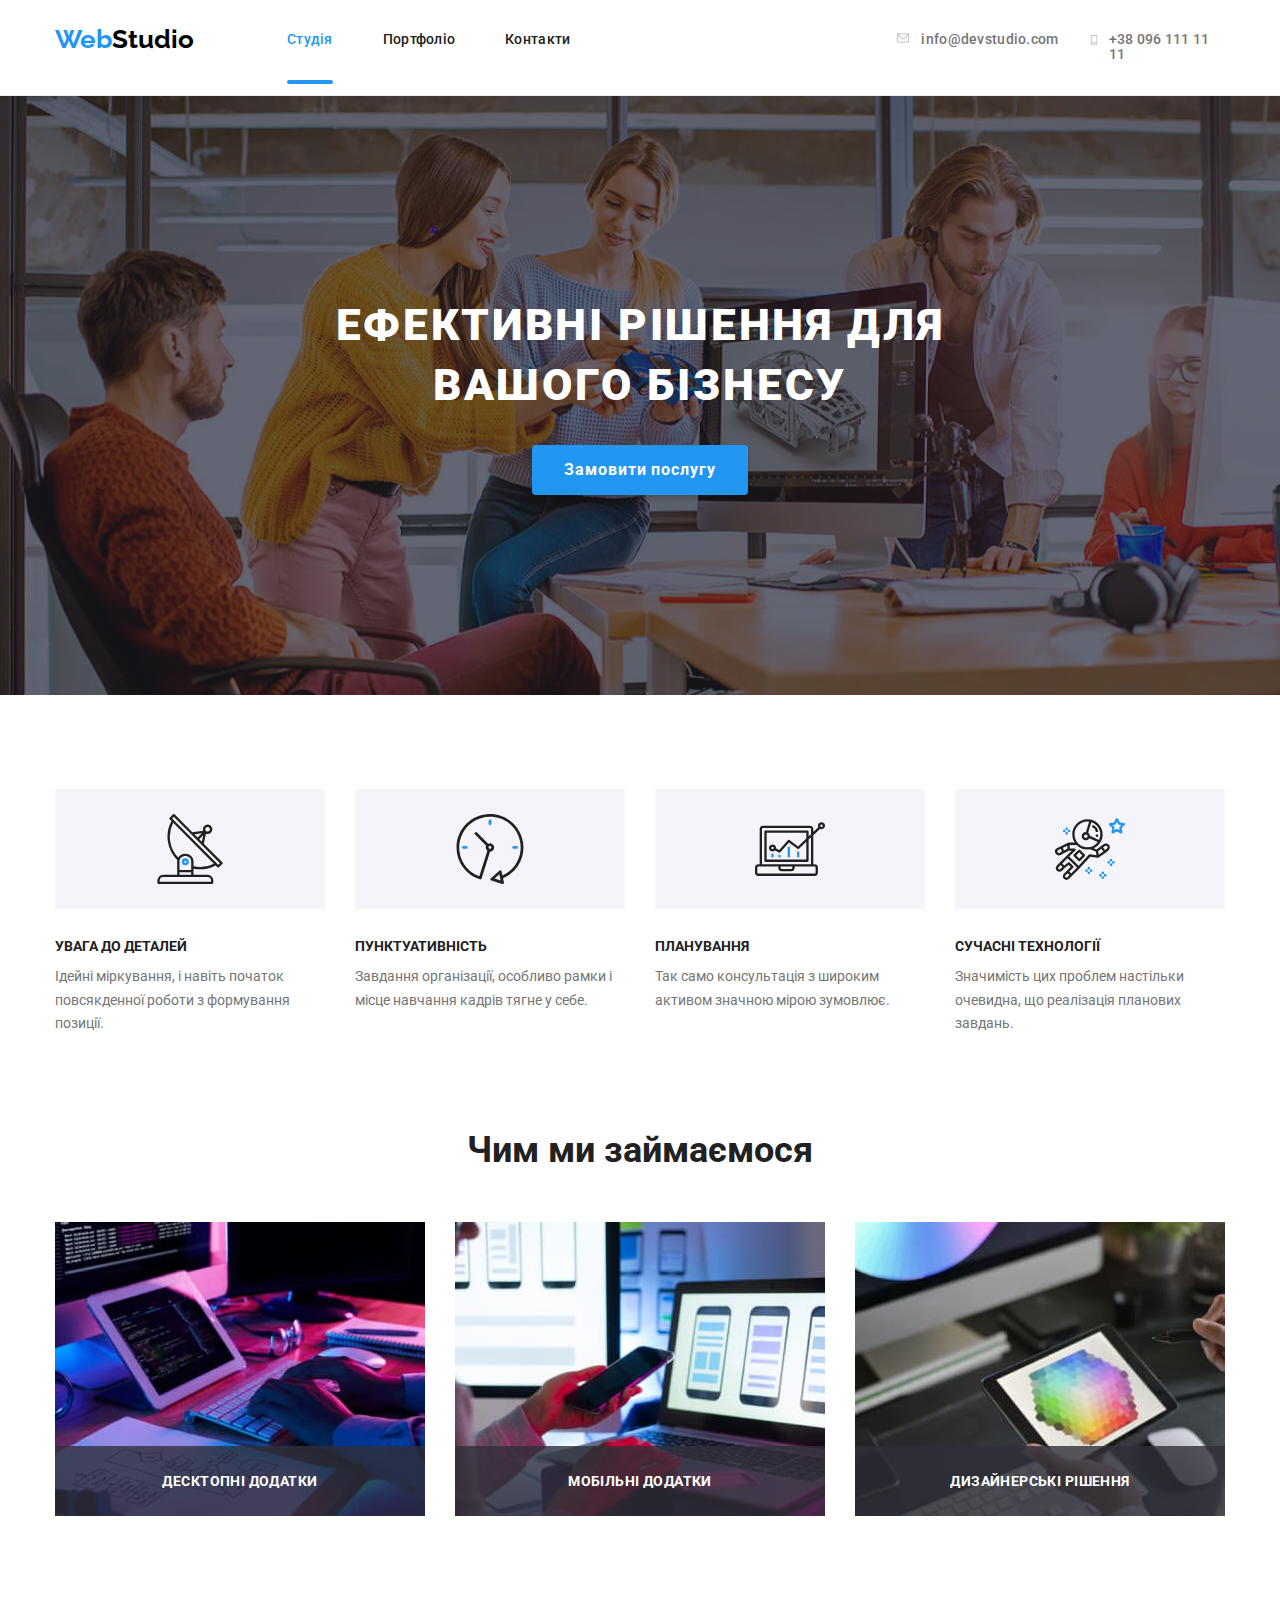
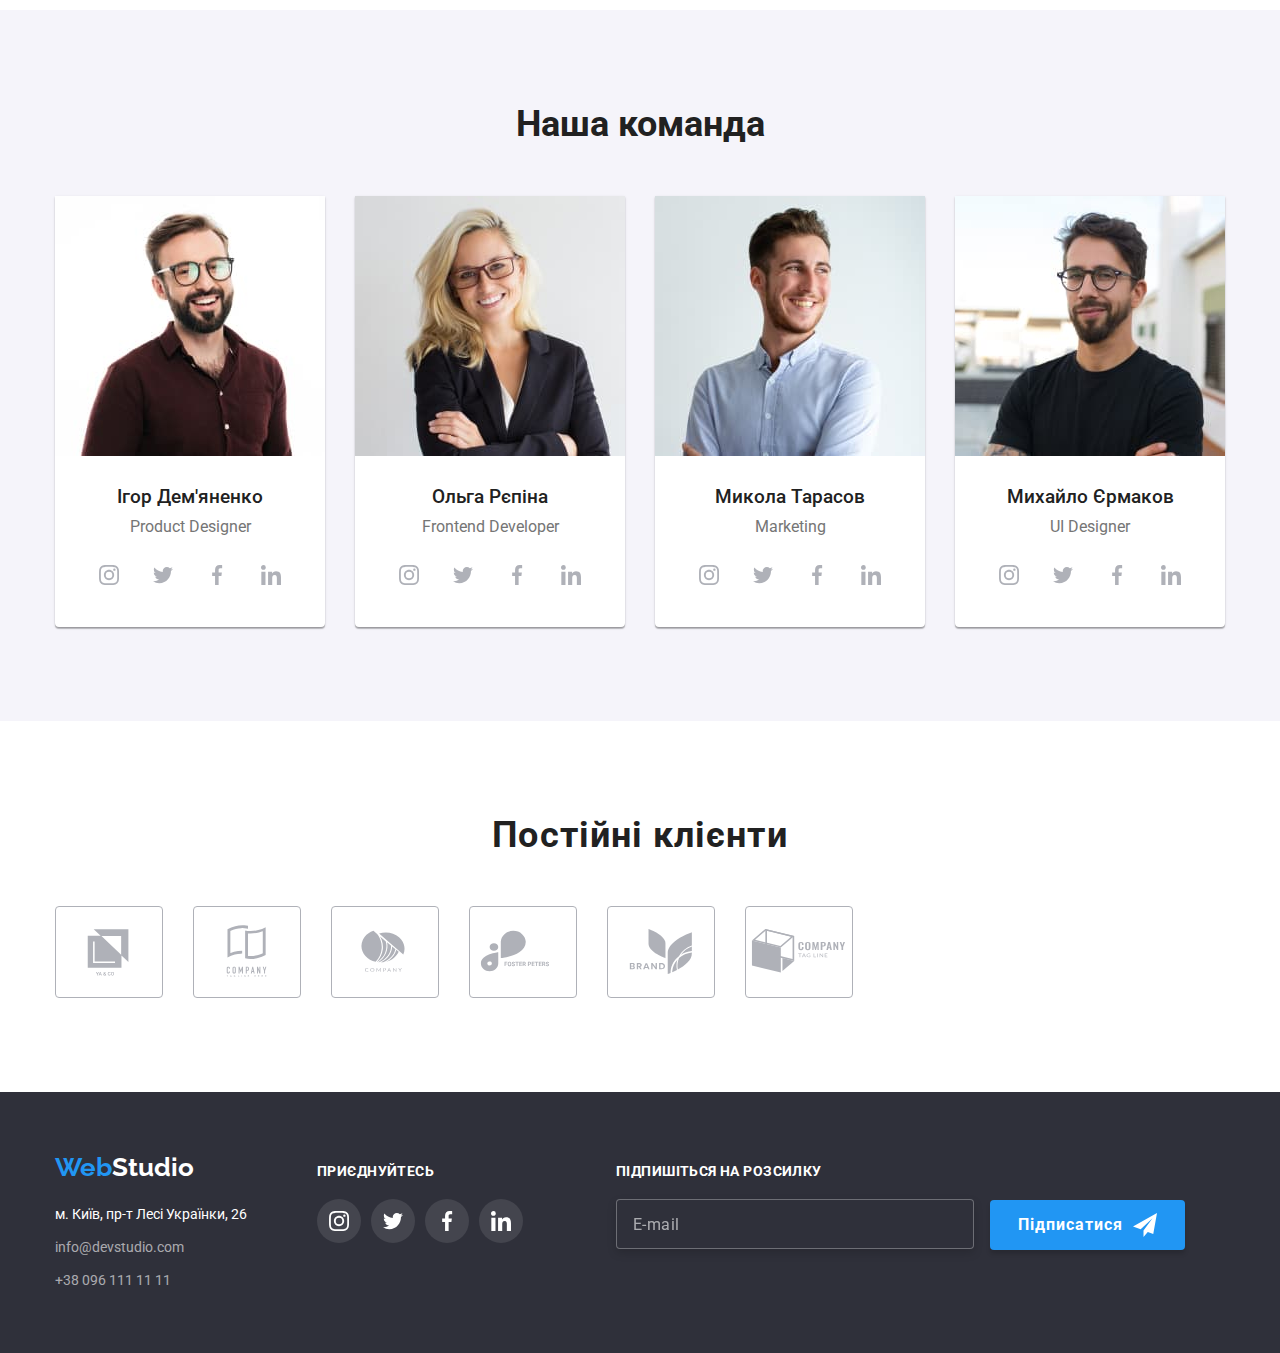
<file: index.html>
<!DOCTYPE html>
<html lang="uk">
<head>
    <meta charset="UTF-8">
    <meta http-equiv="X-UA-Compatible" content="IE=edge">
    <meta name="viewport" content="width=device-width, initial-scale=1.0">
    <title>Studio</title>
    <link rel="preconnect" href="https://fonts.googleapis.com">
    <link rel="preconnect" href="https://fonts.gstatic.com" crossorigin>
    <link href="https://fonts.googleapis.com/css2?family=Raleway:wght@400;700&family=Roboto:wght@400;500;700&display=swap" rel="stylesheet">
    <link rel="stylesheet" href="https://cdnjs.cloudflare.com/ajax/libs/modern-normalize/1.1.0/modern-normalize.css">
    <link rel="stylesheet" href="./css/styles.css">
</head>
<body>
    <header class="header">
        <div class="container header-box">
            <nav class="navigation-flex">
                <a href="./index.html" class="logo"><span class="logo-web">Web</span>Studio</a>
                <ul class="navigation">
                    <li><a href="./index.html" class="navigation-link"><span class="navigation-link-main">Студія</span></a></li>
                    <li><a href="./portfolio.html" class="navigation-link">Портфоліо</a></li>
                    <li><a href="#" class="navigation-link">Контакти</a></li>
                </ul>
            </nav>
            <ul class="contact">
                    <li>
                        <a href="mailto:info@devstudio.com" lang="en" class="contact-connection">
                            <div class="contact-icon">
                                <svg  class="net-icon" width="16" height="12">
                                    <use href="./images/symbol-defs.svg#icon-envelope"></use>
                                </svg>
                            </div>
                            info@devstudio.com  
                        </a>
                    </li>
                    <li>
                        <a href="tel:+380961111111" class="contact-connection"> 
                            <div class="contact-icon">
                                <svg  class="net-icon" width="10" height="16">
                                <use href="./images/symbol-defs.svg#icon-smartphone"></use>
                            </svg>
                        </div>
                        +38 096 111 11 11
                        </a>
                    </li>
            </ul>
        </div>
    </header>
    <main>
        <section class="main">
            <div class="container">
                <h1 class="main-title">Ефективні рішення для вашого бізнесу </h1>
                <button type="button" class="main-button" data-modal-open>Замовити послугу</button>
            </div>
        </section>
        <section class="special-section">
            <div class="container">
                <h2 class="visually-hidden">Наші особливості</h2>
                <ul class="list-special">
                    <li>
                        <div class="special-icon">
                            <svg  class="net-icon" width="70" height="70">
                                <use href="./images/symbol-defs.svg#icon-antenna"></use>
                            </svg>
                        </div>
                        <h3 class="list-special__header">Увага до деталей</h3>
                        <p class="list-special__description">Ідейні міркування, і навіть початок повсякденної роботи з формування позиції.</p>
                    </li>
                    <li>
                        <div class="special-icon">
                            <svg  class="net-icon" width="70" height="70">
                                <use href="./images/symbol-defs.svg#icon-clock"></use>
                            </svg>
                        </div>
                        <h3 class="list-special__header">Пунктуативність</h3>
                        <p class="list-special__description">Завдання організації, особливо рамки і місце навчання кадрів тягне у себе.</p>
                    </li>
                    <li>
                        <div class="special-icon">
                            <svg  class="net-icon" width="70" height="70">
                                <use href="./images/symbol-defs.svg#icon-diagram"></use>
                            </svg>
                        </div>
                        <h3 class="list-special__header">Планування</h3>
                        <p class="list-special__description">Так само консультація з широким активом значною мірою зумовлює.</p>
                    </li>
                    <li>
                        <div class="special-icon">
                            <svg  class="net-icon" width="70" height="70">
                                <use href="./images/symbol-defs.svg#icon-astronaut"></use>
                            </svg>
                        </div>
                        <h3 class="list-special__header">Сучасні технології</h3>
                        <p class="list-special__description">Значимість цих проблем настільки очевидна, що реалізація планових завдань.</p>
                    </li>
                </ul>
            </div>
        </section>
        <section class="work">
            <div class="container">
                <h2 class="work-header">Чим ми займаємося</h2>
                <ul class="work-img">
                    <li class="work-list">
                        <img src="./images/img.jpg" alt="Людина за компьютером" width="370">
                            <div class="work-description">Десктопні додатки</div>
                    </li>
                    <li class="work-list">
                        <img src="./images/img2.jpg" alt="Мобильний телофон у руці" width="370">
                            <div class="work-description">Мобільні додатки</div>
                    </li>
                    <li class="work-list">
                        <img src="./images/img3.jpg" alt="Людина малює дизайн" width="370">
                            <div class="work-description">Дизайнерські рішення</div>
                    </li>
                </ul>
            </div>
        </section>
        <section class="team">
            <div class="container-team">
                <h2 class="team-header">Наша команда</h2>
                <ul class="list-team">
                    <li class="team-li"> 
                        <img src="./images/igor.jpg" alt="Усміхнений хлопець в окулярах і червоній сорочці" width="270"  class="team-img">
                        <div class="team-description">
                            <h3 class="team-name">Ігор Дем'яненко</h3>
                            <p lang="en" class="team-post">Product Designer</p>
                            <ul class="social-list">
                                <li class="social-item">
                                    <a href="" class="net-link">
                                        <svg class="net-icon" width="20" height="20">
                                            <use href="./images/symbol-defs.svg#icon-instagram"></use>
                                        </svg>
                                    </a>
                                </li>
                                <li class="social-item">
                                    <a href="" class="net-link">
                                        <svg class="net-icon" width="20" height="20">
                                            <use href="./images/symbol-defs.svg#icon-twitter-1"></use>
                                        </svg>
                                    </a>
                                </li>
                                <li class="social-item">
                                    <a href="" class="net-link">
                                        <svg class="net-icon" width="20" height="20">
                                            <use href="./images/symbol-defs.svg#icon-facebook"></use>
                                        </svg>
                                    </a>
                                </li>
                                <li class="social-item">
                                    <a href="" class="net-link">
                                        <svg class="net-icon" width="20" height="20">
                                            <use href="./images/symbol-defs.svg#icon-linkedin"></use>
                                        </svg>
                                    </a>
                                </li>
                            </ul>
                        </div>
                    </li>
                    <li class="team-li">
                        <img src="./images/olga.jpg" alt="Ділова усміхнена жінка в чорному костюмі" width="270" class="team-img">
                        <div class="team-description">
                            <h3 class="team-name">Ольга Рєпіна</h3>
                            <p lang="en" class="team-post">Frontend Developer</p>
                            <ul class="social-list">
                                <li class="social-item">
                                    <a href="" class="net-link">
                                        <svg class="net-icon" width="20" height="20">
                                            <use href="./images/symbol-defs.svg#icon-instagram"></use>
                                        </svg>
                                    </a>
                                </li>
                                <li class="social-item">
                                    <a href="" class="net-link">
                                        <svg class="net-icon" width="20" height="20">
                                            <use href="./images/symbol-defs.svg#icon-twitter-1"></use>
                                        </svg>
                                    </a>
                                </li>
                                <li class="social-item">
                                    <a href="" class="net-link">
                                        <svg class="net-icon" width="20" height="20">
                                            <use href="./images/symbol-defs.svg#icon-facebook"></use>
                                        </svg>
                                    </a>
                                </li>
                                <li class="social-item">
                                    <a href="" class="net-link">
                                        <svg class="net-icon" width="20" height="20">
                                            <use href="./images/symbol-defs.svg#icon-linkedin"></use>
                                        </svg>
                                    </a>
                                </li>
                            </ul>
                        </div>
                    </li>
                    <li class="team-li"> 
                        <img src="./images/mukola.jpg" alt="Чоловік посміхається в блакитній сорочці" width="270" class="team-img">
                        <div class="team-description">
                            <h3 class="team-name">Микола Тарасов</h3>
                            <p lang="en" class="team-post">Marketing</p>
                            <ul class="social-list">
                                <li class="social-item">
                                    <a href="" class="net-link">
                                        <svg class="net-icon" width="20" height="20">
                                            <use href="./images/symbol-defs.svg#icon-instagram"></use>
                                        </svg>
                                    </a>
                                </li>
                                <li class="social-item">
                                    <a href="" class="net-link">
                                        <svg class="net-icon" width="20" height="20">
                                            <use href="./images/symbol-defs.svg#icon-twitter-1"></use>
                                        </svg>
                                    </a>
                                </li>
                                <li class="social-item">
                                    <a href="" class="net-link">
                                        <svg class="net-icon" width="20" height="20">
                                            <use href="./images/symbol-defs.svg#icon-facebook"></use>
                                        </svg>
                                    </a>
                                </li>
                                <li class="social-item">
                                    <a href="" class="net-link">
                                        <svg class="net-icon" width="20" height="20">
                                            <use href="./images/symbol-defs.svg#icon-linkedin"></use>
                                        </svg>
                                    </a>
                                </li>
                            </ul>
                        </div>
                    </li>
                    <li class="team-li"> 
                        <img src="./images/muhailo.jpg" alt="Посміхається чоловік в чорній футболці і окулярах" width="270" class="team-img">
                        <div class="team-description">
                            <h3 class="team-name">Михайло Єрмаков</h3>
                            <p lang="en" class="team-post">UI Designer</p>
                            <ul class="social-list">
                                <li class="social-item">
                                    <a href="" class="net-link">
                                        <svg class="net-icon" width="20" height="20">
                                            <use href="./images/symbol-defs.svg#icon-instagram"></use>
                                        </svg>
                                    </a>
                                </li>
                                <li class="social-item">
                                    <a href="" class="net-link">
                                        <svg class="net-icon" width="20" height="20">
                                            <use href="./images/symbol-defs.svg#icon-twitter-1"></use>
                                        </svg>
                                    </a>
                                </li>
                                <li class="social-item">
                                    <a href="" class="net-link">
                                        <svg class="net-icon" width="20" height="20">
                                            <use href="./images/symbol-defs.svg#icon-facebook"></use>
                                        </svg>
                                    </a>
                                </li>
                                <li class="social-item">
                                    <a href="" class="net-link">
                                        <svg class="net-icon" width="20" height="20">
                                            <use href="./images/symbol-defs.svg#icon-linkedin"></use>
                                        </svg>
                                    </a>
                                </li>
                            </ul>
                        </div>
                    </li>
                </ul> 
            </div>
        </section>
        <section class="clients">
            <div class="container">
                <h2 class="clients-head">Постійні клієнти</h2>
                <div>
                    <ul class="clients-list">
                    <li class="clients-item">
                        <a href="" class="clients-link">
                            <svg class="net-icon" width="106" height="60">
                                <use href="./images/symbol-defs.svg#icon-Logo-6"></use>
                            </svg>
                        </a>
                    </li>
                    <li class="clients-item">
                        <a href="" class="clients-link">
                            <svg class="net-icon" width="106" height="60">
                                <use href="./images/symbol-defs.svg#icon-Logo-7"></use>
                            </svg>
                        </a>
                    </li>
                    <li class="clients-item">
                        <a href="" class="clients-link">
                            <svg class="net-icon" width="106" height="60">
                                <use href="./images/symbol-defs.svg#icon-Logo-8"></use>
                            </svg>
                        </a>
                    </li>
                    <li class="clients-item">
                        <a href="" class="clients-link">
                            <svg class="net-icon" width="106" height="60">
                                <use href="./images/symbol-defs.svg#icon-Logo-9"></use>
                            </svg>
                        </a>
                    </li>
                    <li class="clients-item">
                        <a href="" class="clients-link">
                            <svg class="net-icon" width="106" height="60">
                                <use href="./images/symbol-defs.svg#icon-Logo-10"></use>
                            </svg>
                        </a>
                    </li>
                    <li class="clients-item">
                        <a href="" class="clients-link">
                            <svg class="net-icon" width="106" height="60">
                                <use href="./images/symbol-defs.svg#icon-Logo-11"></use>
                            </svg>
                        </a>
                    </li>
                    </ul>
                </div>
            </div>
        </section>
    </main>
    <footer class="footer">
        <div class="footer-list">
            <div class="footer-address">
                <a href="./index.html" class="logo-footer"><span class="logo-web">Web</span>Studio</a>
                <address>
                    <ul class="address">
                        <li><a href="https://goo.gl/maps/CPtrU1FHBa2aNyZL9" target="_blank" rel="noopener noreferrer nofollow" class="list-address"><span class="list-address-city">м. Київ, пр-т Лесі Українки, 26</span></a></li>
                        <li><a href="mailto:info@devstudio.com" lang="en" class="list-address">info@devstudio.com</a></li>
                        <li><a href="tel:+380961111111" class="list-address">+38 096 111 11 11</a></li>
                    </ul>
                </address>
            </div>
            <div>
                <p class="footer-header">Приєднуйтесь</p>
                <ul class="social-footer">
                        <li class="social-item">
                            <a href="" class="footer-net-link">
                                <svg class="footer-net-icon" width="20" height="20">
                                    <use href="./images/symbol-defs.svg#icon-instagram"></use>
                                </svg>
                            </a>
                        </li>
                        <li class="footer-social-item">
                            <a href="" class="footer-net-link">
                                <svg class="footer-net-icon" width="20" height="20">
                                    <use href="./images/symbol-defs.svg#icon-twitter-1"></use>
                                </svg>
                            </a>
                        </li>
                        <li class="footer-social-item">
                            <a href="" class="footer-net-link">
                                <svg class="footer-net-icon" width="20" height="20">
                                    <use href="./images/symbol-defs.svg#icon-facebook"></use>
                                </svg>
                            </a>
                        </li>
                        <li class="footer-social-item">
                            <a href="" class="footer-net-link">
                                <svg class="footer-net-icon" width="20" height="20">
                                    <use href="./images/symbol-defs.svg#icon-linkedin"></use>
                                </svg>
                            </a>
                        </li>
                </ul>
            </div>
            <div class="subscribe-form">
                <p class="footer-header">Підпишіться на розсилку</p>
                <form name="subscribe">
                    <label for="subscribe" class="subscribe-label"></label>
                    <div class="subscribe">
                        <input id="subscribe" type="email" name="subscribe" class="subscribe-input" placeholder="E-mail">
                        <button type="submit" class="subscribe-telegram">
                            Підписатися   
                            <svg class="subscribe-icon" width="24" height="24">
                                <use href="./images/symbol-defs.svg#icon-send"></use>
                            </svg>
                        </button>
                    </div>
                </form>
            </div>
        </div>
    </footer>
    <div class="backdrop is-hidden" data-modal>
        <div class="modal-window">
            <button class="close-button" type="button" data-modal-close>
                <svg class="close-icon" width="30" height="30">
                    <use href="./images/symbol-defs.svg#icon-close"></use>
                </svg>
            </button>
            <h2 class="form-name">Залиште свої дані, ми вам передзвонимо</h2>
            <form name="contact-form">
            <label for="person-name" class="form-label">Ім'я</label>
            <div class="form-control">
                <input id="person-name" type="text" name="person-name" class="form-input">
                <svg class="form-icon" width="18" height="18">
                    <use href="./images/symbol-defs.svg#icon-person"></use>
                </svg>
            </div>

            <label for="person-phone" class="form-label">Телефон</label>
            <div class="form-control">
                <input id="person-phone" type="tel" name="person-phone" class="form-input">
                <svg class="form-icon" width="18" height="18">
                    <use href="./images/symbol-defs.svg#icon-phone"></use>
                </svg>
            </div>

            <label for="person-mail" class="form-label">Пошта</label>
            <div class="form-control">
                <input id="person-mail" type="email" name="person-mail" class="form-input">
                <svg class="form-icon" width="18" height="18">
                    <use href="./images/symbol-defs.svg#icon-email"></use>
                </svg>
            </div>

            <label for="person-comment" class="form-label">Коментар</label>
            <textarea class="form-textarea" id="person-comment" name="person-comment" placeholder="Введіть текст"></textarea>
            
            <input class="checkbox-input visually-hidden" id="terms-checkbox" type="checkbox" name="terms-checkbox">
            <label class="checkbox-label" for="terms-checkbox">Погоджуюся з розсилкою та приймаю <a href="#" class="checkbox-link">Умови договору</a></label>
           
            <button type="submit" class="button-send">Відправити</button>
            </form>
        </div>
    </div>
    <script src="./js/modal.js"></script>
</body>
</html>
</file>
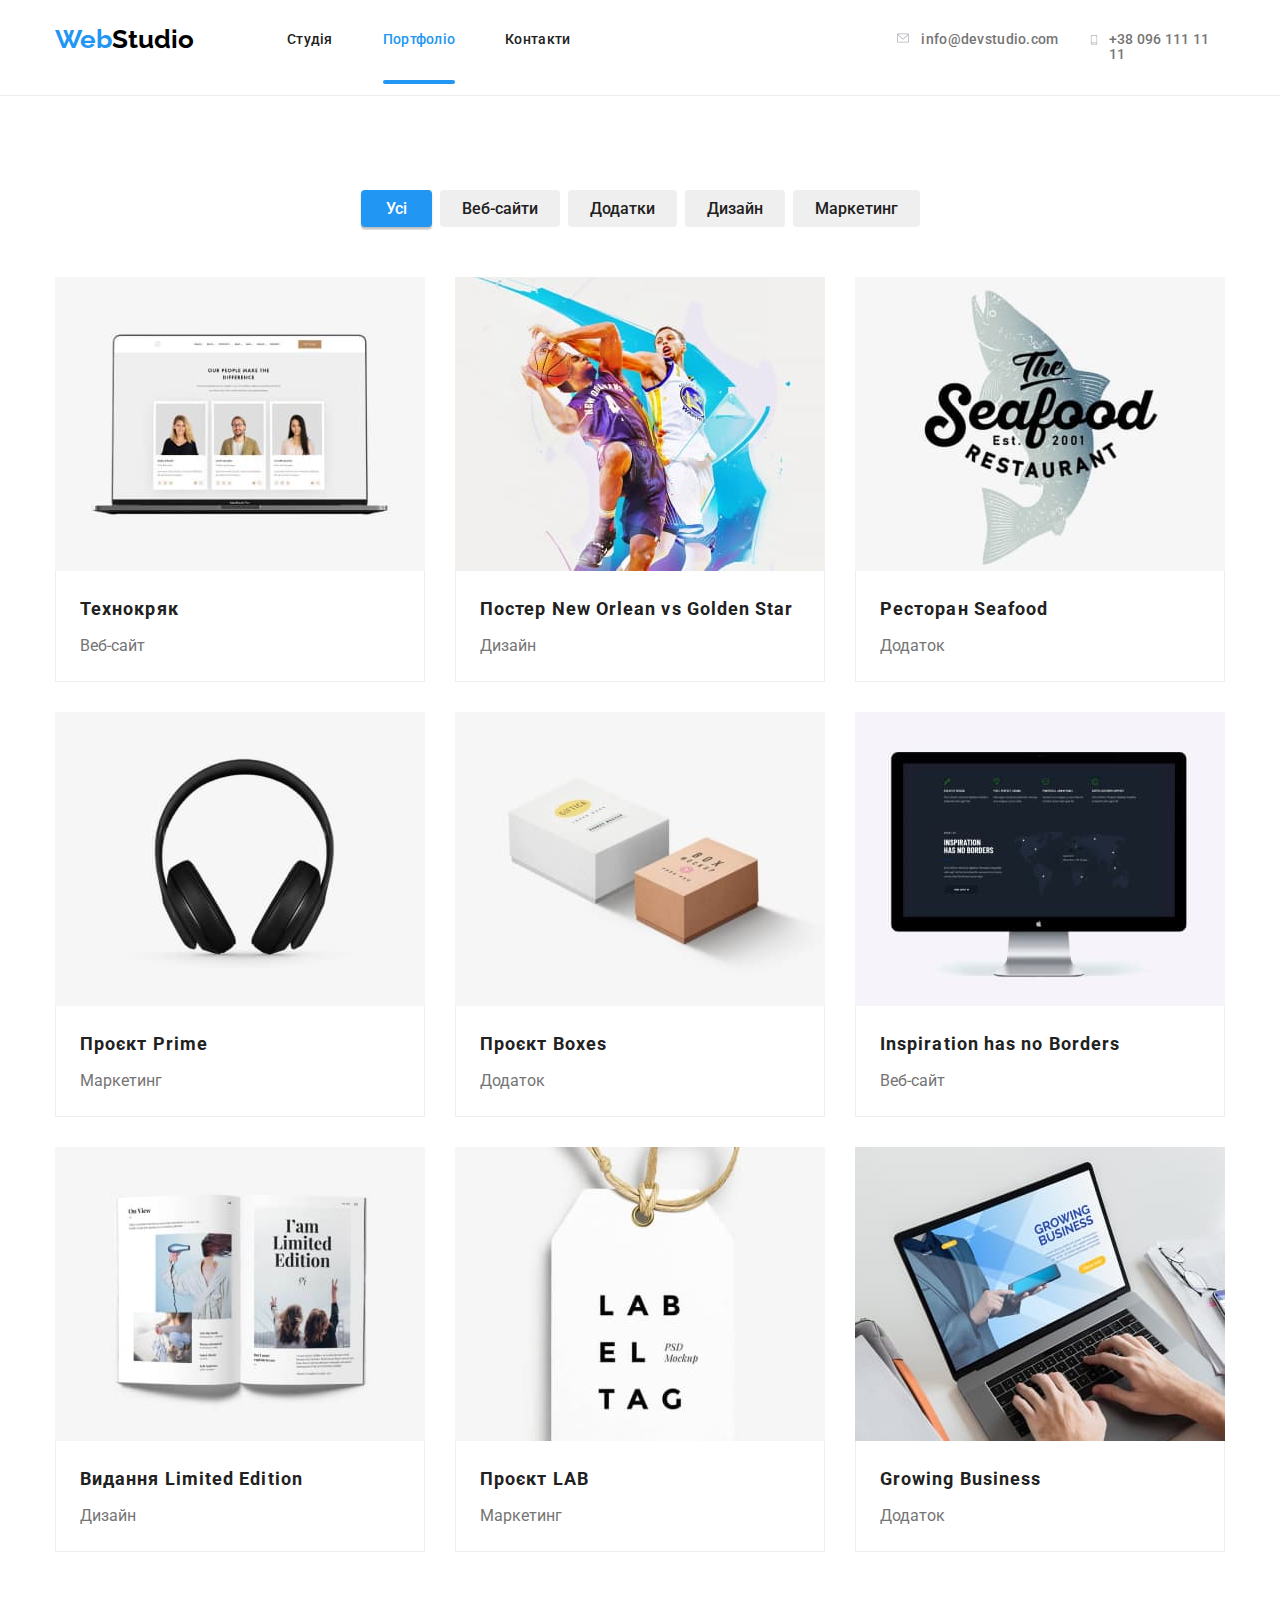
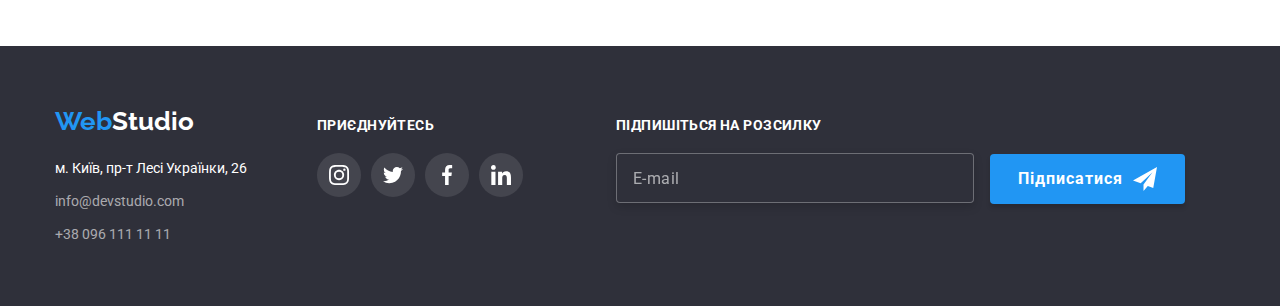
<file: portfolio.html>
<!DOCTYPE html>
<html lang="uk">
<head>
    <meta charset="UTF-8">
    <meta http-equiv="X-UA-Compatible" content="IE=edge">
    <meta name="viewport" content="width=device-width, initial-scale=1.0">
    <title>Portfolio</title>
    <link rel="preconnect" href="https://fonts.googleapis.com">
    <link rel="preconnect" href="https://fonts.gstatic.com" crossorigin>
    <link href="https://fonts.googleapis.com/css2?family=Raleway:wght@400;700&family=Roboto:wght@400;500;700&display=swap" rel="stylesheet">
    <link rel="stylesheet" href="https://cdnjs.cloudflare.com/ajax/libs/modern-normalize/1.1.0/modern-normalize.css">
    <link rel="stylesheet" href="./css/styles.css">
</head>
<body>
    <header class="header">
        <div class="container header-box">
            <nav class="navigation-flex">
                <a href="./index.html" class="logo"><span class="logo-web">Web</span>Studio</a>
                <ul class="navigation">
                    <li><a href="./index.html" class="navigation-link">Студія</a></li>
                    <li><a href="./portfolio.html" class="navigation-link"><span class="navigation-link-main">Портфоліо</span></a></li>
                    <li><a href="#" class="navigation-link">Контакти</a></li>
                </ul>
            </nav>
            <ul class="contact">
                    <li>
                        <a href="mailto:info@devstudio.com" lang="en" class="contact-connection">
                            <div class="contact-icon">
                                <svg  class="net-icon" width="16" height="12">
                                    <use href="./images/symbol-defs.svg#icon-envelope"></use>
                                </svg>
                            </div>
                            info@devstudio.com  
                        </a>
                    </li>
                    <li>
                        <a href="tel:+380961111111" class="contact-connection"> 
                            <div class="contact-icon">
                                <svg  class="net-icon" width="10" height="16">
                                <use href="./images/symbol-defs.svg#icon-smartphone"></use>
                            </svg>
                        </div>
                        +38 096 111 11 11
                        </a>
                    </li>
            </ul>
        </div>
    </header>
    <main>
        <section class="portfolio">
            <div class="container">
                <h1 class="visually-hidden">Портфоліо</h1>
                <ul class="list-button">
                <li><button type="button" class="button-all">Усі</button></li>
                <li><button type="button" class="choice_button">Веб-сайти</button></li>
                <li><button type="button" class="choice_button">Додатки</button></li>
                <li><button type="button" class="choice_button">Дизайн</button></li>
                <li><button type="button" class="choice_button">Маркетинг</button></li>
                </ul>
                <ul class="list-main">
                    <li class="list-title">
                        <a href="" class="list-link">
                            <div class="portfolio-thumb">
                                <img src="./images/laptop.jpg" alt="Відкритий ноутбук" width="370">
                                <div class="portfolio-overlay">
                                    <p class="description-text">
                                        Ресурс пропонує комплексні пропозиції з різним рівнем функціоналу та сервісів. Все це дозволить відвідувачу отримати вичерпні відомості про компанію чи приватну особу.
                                    </p>
                                </div>
                            </div>
                            <div class="main-description">
                                <h2 class="list-main-header">Технокряк</h2>
                                <p class="list-main-text">Веб-сайт</p>
                            </div>
                        </a>
                    </li>
                    <li class="list-title">
                        <a href="" class="list-link">
                            <div class="portfolio-thumb">
                                <img src="./images/basketball.jpg" alt="Два баскетболіста ведуть борьбу за м'яч" width="370">
                                <div class="portfolio-overlay">
                                    <p class="description-text">
                                        Ресурс пропонує комплексні пропозиції з різним рівнем функціоналу та сервісів. Все це дозволить відвідувачу отримати вичерпні відомості про компанію чи приватну особу.
                                    </p>
                                </div>
                            </div>
                            <div class="main-description">
                                <h2 class="list-main-header">Постер <span lang="en">New Orlean vs Golden Star</span></h2>
                                <p class="list-main-text">Дизайн</p>
                            </div>
                        </a>
                    </li>
                    <li class="list-title">
                        <a href="" class="list-link">
                            <div class="portfolio-thumb">
                                <img src="./images/seafood.jpg" alt="Велика риба" width="370">
                                <div class="portfolio-overlay">
                                    <p class="description-text">
                                        Ресурс пропонує комплексні пропозиції з різним рівнем функціоналу та сервісів. Все це дозволить відвідувачу отримати вичерпні відомості про компанію чи приватну особу.
                                    </p>
                                </div>
                            </div>
                            <div class="main-description">
                                <h2 class="list-main-header">Ресторан <span lang="en">Seafood</span></h2>
                                <p class="list-main-text">Додаток</p>
                            </div>
                        </a>
                    </li>
                    <li class="list-title">
                        <a href="" class="list-link">
                            <div class="portfolio-thumb">
                                <img src="./images/headphones.jpg" alt="Навушники" width="370">
                                <div class="portfolio-overlay">
                                    <p class="description-text">
                                        Ресурс пропонує комплексні пропозиції з різним рівнем функціоналу та сервісів. Все це дозволить відвідувачу отримати вичерпні відомості про компанію чи приватну особу.
                                    </p>
                                </div>
                            </div>
                            <div class="main-description">
                                <h2 class="list-main-header">Проєкт <span lang="en">Prime</span></h2>
                                <p class="list-main-text">Маркетинг</p>
                            </div>
                        </a>
                    </li>
                    <li class="list-title">
                        <a href="" class="list-link">
                            <div class="portfolio-thumb">
                                <img src="./images/boxs.jpg" alt="Дві коробки: білого і коричневого кольору" width="370">
                                <div class="portfolio-overlay">
                                    <p class="description-text">
                                        Ресурс пропонує комплексні пропозиції з різним рівнем функціоналу та сервісів. Все це дозволить відвідувачу отримати вичерпні відомості про компанію чи приватну особу.
                                    </p>
                                </div>
                            </div>
                            <div class="main-description">
                                <h2 class="list-main-header">Проєкт <span lang="en">Boxes</span></h2>
                                <p class="list-main-text">Додаток</p>
                            </div>
                        </a>
                    </li>
                    <li class="list-title">
                        <a href="" class="list-link">
                            <div class="portfolio-thumb">
                                <img src="./images/screen.jpg" alt="Монітор" width="370">
                                <div class="portfolio-overlay">
                                    <p class="description-text">
                                        Ресурс пропонує комплексні пропозиції з різним рівнем функціоналу та сервісів. Все це дозволить відвідувачу отримати вичерпні відомості про компанію чи приватну особу.
                                    </p>
                                </div>
                            </div>
                            <div class="main-description">
                                <h2 lang="en" class="list-main-header">Inspiration has no Borders</h2>
                                <p class="list-main-text">Веб-сайт</p>
                            </div>
                        </a>
                    </li>
                    <li class="list-title">
                        <a href="" class="list-link">
                            <div class="portfolio-thumb">
                                <img src="./images/book.jpg" alt="Відкритий журнал" width="370">
                                <div class="portfolio-overlay">
                                    <p class="description-text">
                                        Ресурс пропонує комплексні пропозиції з різним рівнем функціоналу та сервісів. Все це дозволить відвідувачу отримати вичерпні відомості про компанію чи приватну особу.
                                    </p>
                                </div>
                            </div>
                            <div class="main-description">
                                <h2 class="list-main-header">Видання <span lang="en">Limited Edition</span></h2>
                                <p class="list-main-text">Дизайн</p>
                            </div>
                        </a>
                    </li>
                    <li class="list-title">
                        <a href="" class="list-link">
                            <div class="portfolio-thumb">
                                <img src="./images/tag.jpg" alt="Бірка" width="370">
                                <div class="portfolio-overlay">
                                    <p class="description-text">
                                        Ресурс пропонує комплексні пропозиції з різним рівнем функціоналу та сервісів. Все це дозволить відвідувачу отримати вичерпні відомості про компанію чи приватну особу.
                                    </p>
                                </div>
                            </div>
                            <div class="main-description">
                                <h2 class="list-main-header">Проєкт LAB</h2>
                                <p class="list-main-text">Маркетинг</p>
                            </div>
                        </a>
                    </li>
                    <li class="list-title">
                        <a href="" class="list-link">
                            <div class="portfolio-thumb">
                                <img src="./images/laptop_work.jpg" alt="Людина працює за ноутбуком" width="370">
                                <div class="portfolio-overlay">
                                    <p class="description-text">
                                        Ресурс пропонує комплексні пропозиції з різним рівнем функціоналу та сервісів. Все це дозволить відвідувачу отримати вичерпні відомості про компанію чи приватну особу.
                                    </p>
                                </div>
                            </div>
                            <div class="main-description">
                                <h2 lang="en" class="list-main-header">Growing Business</h2>
                                <p class="list-main-text">Додаток</p>
                            </div>
                        </a>
                    </li>
                </ul>
        </div>
        </section>
    </main>
    <footer class="footer">
        <div class="footer-list">
            <div class="footer-address">
                <a href="./index.html" class="logo-footer"><span class="logo-web">Web</span>Studio</a>
                <address>
                    <ul class="address">
                        <li><a href="https://goo.gl/maps/CPtrU1FHBa2aNyZL9" target="_blank" rel="noopener noreferrer nofollow" class="list-address"><span class="list-address-city">м. Київ, пр-т Лесі Українки, 26</span></a></li>
                        <li><a href="mailto:info@devstudio.com" lang="en" class="list-address">info@devstudio.com</a></li>
                        <li><a href="tel:+380961111111" class="list-address">+38 096 111 11 11</a></li>
                    </ul>
                </address>
            </div>
            <div>
                <p class="footer-header">Приєднуйтесь</p>
                <ul class="social-footer">
                        <li class="social-item">
                            <a href="" class="footer-net-link">
                                <svg class="footer-net-icon" width="20" height="20">
                                    <use href="./images/symbol-defs.svg#icon-instagram"></use>
                                </svg>
                            </a>
                        </li>
                        <li class="footer-social-item">
                            <a href="" class="footer-net-link">
                                <svg class="footer-net-icon" width="20" height="20">
                                    <use href="./images/symbol-defs.svg#icon-twitter-1"></use>
                                </svg>
                            </a>
                        </li>
                        <li class="footer-social-item">
                            <a href="" class="footer-net-link">
                                <svg class="footer-net-icon" width="20" height="20">
                                    <use href="./images/symbol-defs.svg#icon-facebook"></use>
                                </svg>
                            </a>
                        </li>
                        <li class="footer-social-item">
                            <a href="" class="footer-net-link">
                                <svg class="footer-net-icon" width="20" height="20">
                                    <use href="./images/symbol-defs.svg#icon-linkedin"></use>
                                </svg>
                            </a>
                        </li>
                </ul>
            </div>
            <div class="subscribe-form">
                <p class="footer-header">Підпишіться на розсилку</p>
                <form name="subscribe">
                    <label for="subscribe" class="subscribe-label"></label>
                    <div class="subscribe">
                        <input id="subscribe" type="email" name="subscribe" class="subscribe-input" placeholder="E-mail">
                        <button type="submit" class="subscribe-telegram">
                            Підписатися   
                            <svg class="subscribe-icon" width="24" height="24">
                                <use href="./images/symbol-defs.svg#icon-send"></use>
                            </svg>
                        </button>
                    </div>
                </form>
            </div>
        </div>
    </footer>
</body>
</html>
</file>
<file: css/styles.css>
:root {
    --brand-color: #2196F3;
    --logo-color: #000000; 
    --background-color: #FFFFFF;
    --header-color: #212121;
    --background-color-title: #2F303A;
    --main-button-color: #188CE8;
    --team-background-color: #F5F4FA;
    --text-color: #757575;
    --social-icons: #AFB1B8;
    --footer-icons: #FFFFFF1A;
    --work-description-color: rgba(47, 48, 58, 0.8);
    ;
    ;

  }
body {
    font-family: 'Roboto', sans-serif;
    font-size: 16px;
}
img {
    display: block;
}
a {
    text-decoration: none;
}
li {
    list-style-type: none;
  }
h1, h2, h3, h4, h5, h6, p, ul {
    margin: 0;
    padding: 0;
}
.container{
    width: 100%;
    max-width: 1200px;
    margin: 0 auto;
    padding: 0 15px;
}
.container:not(:first-child) {
    padding: 94px 0;
}
.header {
    border-bottom: 1px solid #ECECEC;
    width: 100%;
    margin: 0 auto;
    position: relative;
}
.navigation-flex {
    display: flex;
    margin-right: 325px;
}
.header-box {
    display: flex;
}
.logo {
    font-family: 'Raleway', sans-serif;
    color: var(--logo-color);
    font-weight: 700;
    font-size: 26px;
    line-height: 1.2;
    padding: 24px 0;
    margin-right: 93px;
}
.logo-web {
    color: var(--brand-color);
}
.navigation {
    display: flex;
}
.navigation-link {
    color: var(--header-color);
    font-weight: 500;
    font-size: 14px;
    line-height: 1.1;
    letter-spacing: 0.02em;
}
.navigation li:not(:last-child) {
    margin-right: 50px;
}
.navigation-link {
    position: relative;
    display: flex;
    padding: 32px 0;
    transition-property: color;
    transition-duration: 250ms;
    transition-timing-function:cubic-bezier(0.4, 0, 0.2, 1);
}
.navigation-link-main::after {
    content: '';
    position: absolute;
    bottom: -5px;
    right: 0px;
    width: 100%;
    height: 4px;
    background-color: var(--brand-color);
    border-radius: 2px;
}
.navigation-link:hover {
    color:var(--brand-color);
}
.navigation-link:focus {
    color: var(--brand-color);
}
.navigation-link-main {
    color: var(--brand-color);
}
.contact {
    display: flex;
}
.contact li:not(:last-child) {
    margin-right: 30px;
}
.contact-connection {
    color: var(--text-color);
    font-weight: 500;
    font-size: 14px;
    line-height: 1.1;
    letter-spacing: 0.02em;
    display: flex;
    gap: 10px;
    padding: 32px 0;
    justify-content: flex-end;
    transition-property: color;
    transition-duration: 250ms;
    transition-timing-function:cubic-bezier(0.4, 0, 0.2, 1);
}
.contact-connection:hover {
    color: var(--brand-color);
}
.contact-connection:hover .net-icon{
    fill: var(--brand-color);
}
.contact-connection:focus {
    color: var(--brand-color);
}
.contact-connection:focus  .net-icon{
    fill: var(--brand-color);
}
.main {
    background-color: var(--background-color-title);
    display: flex; 
    flex-direction: column;
    max-width: 1600px;
    margin: 0 auto;
    padding: 200px 0;
    background-image: linear-gradient(
        rgba(47, 48, 58, 0.4),
        rgba(47, 48, 58, 0.4)
    ),
    url(../images/main.png);
}
.main-title {
    color: var(--background-color);
    font-weight: 900;
    font-size: 44px;
    line-height: 1.36;
    letter-spacing: 0.06em;
    text-transform: uppercase;
    margin: 0 auto;
    margin-bottom: 30px;
    text-align: center;
    width: 700px;

}
.main-button {
    background-color: var(--brand-color);
    box-shadow: 0px 4px 4px rgba(0, 0, 0, 0.15);
    border-radius: 4px;
    color: var(--background-color);
    letter-spacing: 0.06em;
    line-height: 1.87;
    font-weight: 700;
    border: 0;
    cursor: pointer;
    font-family: inherit;
    font-size: 16px;
    padding: 10px 32px; 
    width: max-content;
    margin: 0 auto;
    display: block; 
    transition-property: background-color;
    transition-duration: 250ms;
    transition-timing-function:cubic-bezier(0.4, 0, 0.2, 1);
}
.main-button:hover {
    background-color: var(--main-button-color); 
}
.main-button:focus {
    background-color: var(--main-button-color); 
}
.backdrop-is-hidden {
    opacity: 0;
    visibility: hidden;
    pointer-events: none;
}
.modal {
    position: relative;
    align-items: center;
    justify-content: center;

}
.visually-hidden {
    position: absolute;
    white-space: nowrap;
    width: 1px;
    height: 1px;
    overflow: hidden;
    border: 0;
    padding: 0;
    clip: rect(0 0 0 0);
    clip-path: inset(50%);
    margin: -1px;
}
.special-section {
    padding: 94px 0;
}
.list-special__header {
    font-weight: 700;
    font-size: 14px;
    line-height: 1.1;
    text-transform: uppercase;
    color: var(--header-color);
    margin-bottom: 10px;
}
.list-special {
    display: flex;
    gap: 30px;
}

.list-special__description {
    font-weight: 400;
    font-size: 14px;
    line-height: 1.7;
    color: var(--text-color);
    min-width: 270px;
}
.special-icon {
    width: 270px;
    height: 120px;
    margin-bottom: 30px;
    background-color:var(--team-background-color);
    align-items: center;
    justify-content: center;
    display: flex;
}
.work {
    padding-bottom: 94px;
}
.work-header {
    font-weight: 700;
    font-size: 36px;
    line-height: 1.16;
    color: var(--header-color);
    margin-bottom: 50px;
    text-align: center;
}
.work-img {
    position: relative;
    display: flex;
    justify-content: space-between;
}
.work-list {
    position: relative;
}
.work-description {
    display: flex;
    color: var(--background-color);
    background-color: var(--work-description-color);
    text-align: center;
    justify-content: center;
    padding: 27px 0;
    font-weight: 700;
    font-size: 14px;
    line-height: 16px;
    letter-spacing: 0.03em;
    text-transform: uppercase;
    position: absolute;
    bottom: 0;
    width: 100%;
}
.team {
    background-color: var(--team-background-color);
    margin: 0 auto;
    padding: 94px 0;
}
.container-team {
    width: 100%;
    max-width: 1200px;
    margin: 0 auto;
    padding: 0 15px; 
}
.team-header {
    font-weight: 700;
    font-size: 36px;
    line-height: 1.16;
    color: var(--header-color);
    text-align: center;
    background-color: var(--team-background-color);
    margin-bottom: 50px;
}
.list-team {
    background-color: var(--team-background-color);
    display: flex;
    flex-direction: row;
    justify-content: space-between;  
}
.team-li {
    box-shadow: 0px 1px 3px rgba(0, 0, 0, 0.12), 0px 1px 1px rgba(0, 0, 0, 0.14), 0px 2px 1px rgba(0, 0, 0, 0.2);
    border-radius: 0px 0px 4px 4px;
    background-color: var(--background-color);
}
.team-name {
    font-weight: 500;
    line-height: 1.18;
    color: var(--header-color);
    text-align: center;
    margin-bottom: 10px;
}
.team-post {
    line-height: 1.18;
    color: var(--text-color);
    text-align: center; 
    margin-bottom: 16px;
}
.team-description {
    padding: 30px 0;
}
.social-list {
    display: flex;
    justify-content: center;
    gap: 10px;
}
.net-link {
    width: 44px;
    height: 44px;
    align-items: center;
    justify-content: center;
    border-radius: 50%;
    background-color: var(--background-color);
    display: flex;
    transition-property: background-color;
    transition-duration: 250ms;
    transition-timing-function:cubic-bezier(0.4, 0, 0.2, 1);
}
.net-icon {
    fill:var(--social-icons);
    transition-duration: 250ms;
    transition-timing-function:cubic-bezier(0.4, 0, 0.2, 1);
}
.net-link:hover {
    background-color:var(--brand-color);
}
.net-link:hover .net-icon {
    fill: var(--background-color);
}
.net-link:focus {
    background-color:var(--brand-color);
}
.net-link:focus .net-icon {
    fill: var(--background-color);
}
.clients {
    padding: 94px 0;
}
.clients-head {
    font-weight: 700;
    font-size: 36px;
    line-height: 1.16;
    color: var(--header-color);
    margin-bottom: 50px;
    text-align: center;
    letter-spacing: 0.03em;
}
.clients-list {
    gap: 30px;
    display: flex;
}
.clients-item {
    width: calc((100%-60px)/6);
}
.clients-link {
    width: 100%;
    height: 92px;
    border: 1px solid var(--social-icons);
    display: flex;
    border-radius: 4px;
    align-items: center;
    justify-content: center;
    transition-property: border;
    transition-duration: 250ms;
    transition-timing-function:cubic-bezier(0.4, 0, 0.2, 1);
}
.net-icon {
    transition-duration: 250ms;
    transition-timing-function:cubic-bezier(0.4, 0, 0.2, 1);
}
.clients-link:hover {
    border: 1px solid var(--brand-color);
}
.clients-link:hover .net-icon {
    fill: var(--brand-color);
}
.clients-link:focus {
    border: 1px solid var(--brand-color);
}
.clients-link:focus .net-icon {
    fill: var(--brand-color);
}
.footer {
    background-color:var(--background-color-title);
    margin: 0 auto;
    padding: 60px 0;
    display: flex;
}
.footer-list {
    display: flex;
    width: 100%;
    max-width: 1200px;
    margin: 0 auto;
    padding: 0 15px;
    align-items: baseline;
}
.social-footer {
    display: flex;
    gap: 10px;
}
.footer-net-link {
    width: 44px;
    height: 44px;
    align-items: center;
    justify-content: center;
    border-radius: 50%;
    background-color:var(--footer-icons);
    fill: var(--background-color);
    display: flex;
    transition-property: background-color;
    transition-duration: 250ms;
    transition-timing-function:cubic-bezier(0.4, 0, 0.2, 1);
}
.footer-net-link:hover {
    background-color:var(--brand-color)
}
.footer-net-link:focus {
    background-color:var(--brand-color)
}
.footer-address {
    margin-right: 70px;
}
.logo-footer {
    font-family: 'Raleway', sans-serif;
    color: var(--background-color);
    font-weight: 700;
    font-size: 26px;
    line-height: 1.19;
    margin-bottom: 20px;
    display: flex;
}
.footer-header {
    font-weight: 700;
    font-size: 14px;
    letter-spacing: 0.03em;
    text-transform: uppercase;
    margin-bottom: 20px;
    color:var(--background-color);
    }
.address {
    display: flex;
    flex-direction: column;
}
.address li:not(:last-child) {
    margin-bottom: 9px;
}
.list-address {
    text-decoration: none;
    font-size: 14px;
    line-height: 1.7;
    color: rgba(255, 255, 255, 0.6);
    font-style: normal;
    display: flex;
    transition-property: color;
    transition-duration: 250ms;
    transition-timing-function:cubic-bezier(0.4, 0, 0.2, 1);
}
.list-address:hover {
    color: var(--brand-color);
}
.list-address:focus {
    color: var(--brand-color);
}
.list-address-city {
    transition-property: color;
    transition-duration: 250ms;
    transition-timing-function:cubic-bezier(0.4, 0, 0.2, 1);
    color: var(--background-color);
}
.list-address-city:hover {
    color: var(--brand-color);
}
.list-address-city:focus {
    color: var(--brand-color);
}
.portfolio {
    padding: 94px 0;
}
.list-button {
    display: flex;
    margin-bottom: 50px;
    justify-content: center;
    gap: 8px;
}
.choice_button {
    border-radius: 4px;
    font-weight: 500;
    line-height: 1.6;
    color: var(--header-color);
    border: 0;
    font-family: inherit;
    font-size: 16px;
    padding: 6px 22px;
    transition-property: color, background-color;
    transition-duration: 250ms;
    transition-timing-function:cubic-bezier(0.4, 0, 0.2, 1);
}
.button-all { 
    background-color: var(--brand-color);
    border: 0;
    box-shadow: 0px 3px 1px rgba(0, 0, 0, 0.1), 0px 1px 2px rgba(0, 0, 0, 0.08), 0px 2px 2px rgba(0, 0, 0, 0.12);
    border-radius: 4px;
    font-weight: 500;
    font-size: 16px;
    line-height: 1.6;
    color: var(--background-color);
    font-family: inherit;
    padding: 6px 25px;
}
.choice_button:hover {
     background-color: var(--brand-color);
     color: var(--background-color);
     cursor: pointer;
     box-shadow: 0px 3px 1px rgba(0, 0, 0, 0.1), 0px 1px 2px rgba(0, 0, 0, 0.08), 0px 2px 2px rgba(0, 0, 0, 0.12);
}
.choice_button:focus {
    background-color: var(--brand-color);
    color: var(--background-color);
    cursor: pointer;
    box-shadow: 0px 3px 1px rgba(0, 0, 0, 0.1), 0px 1px 2px rgba(0, 0, 0, 0.08), 0px 2px 2px rgba(0, 0, 0, 0.12);
}
.list-main {
    display: flex;
    flex-wrap: wrap;
    margin-right: -30px;
    margin-bottom: -30px;
}
.list-title {
    margin-right: 30px;
    margin-bottom: 30px;
    flex-basis: 370px;
}
.list-link {
    display: block;
    transition-property: box-shadow;
    transition-duration: 250ms;
    transition-timing-function:cubic-bezier(0.4, 0, 0.2, 1);
}
.list-link:hover {
    box-shadow: 0px 1px 1px rgba(0, 0, 0, 0.12), 0px 4px 4px rgba(0, 0, 0, 0.06), 1px 4px 6px rgba(0, 0, 0, 0.16);
}
.list-link:focus {
    box-shadow: 0px 1px 1px rgba(0, 0, 0, 0.12), 0px 4px 4px rgba(0, 0, 0, 0.06), 1px 4px 6px rgba(0, 0, 0, 0.16);
}
.list-main-header {
    font-weight: 700;
    font-size: 18px;
    line-height: 2;
    letter-spacing: 0.06em;
    margin-bottom: 4px;
    color: var(--header-color);
}
.list-main-text {
    line-height: 1.87;
    color: var(--text-color);
}
.portfolio-thumb {
    position: relative;
    width: 370px;
    height: 294px;
    overflow: hidden;
}
.portfolio-overlay {
    position: absolute;
    top: 0;
    left: 0;
    width: 100%;
    height: 100%;
    background-color: rgba(33, 150, 243, 0.9);
    transform: translateY(101%);
    transition: transform 250ms cubic-bezier(0.4, 0, 0.2, 1);
}
.description-text {
    padding: 60px 24px;
    align-content: center;
    font-size: 18px;
    line-height: 1.56;
    color: var(--background-color);
}
.list-link:hover .portfolio-overlay{
    transform: translateY(0);
}
.list-link:focus .portfolio-overlay{
    transform: translateY(0);
}
.main-description {
    padding: 20px 24px 20px;
    border-left: 1px solid #EEEEEE;
    border-right: 1px solid #EEEEEE;
    border-bottom: 1px solid #EEEEEE;
    width: 100%;
}
.backdrop.is-hidden {
    opacity: 0;
    visibility: hidden;
    pointer-events: none;
}
.backdrop {
    position: fixed;
    width: 100%;
    height: 100%;
    top: 0;
    left: 0;
    opacity: 1;
    visibility: visible;
    transition: opacity 250ms linear, visibility 250ms linear;
    background-color: rgba(47, 48, 58, 0.4);
}
.modal-window {
    position: absolute;
    top: 50%;
    left: 50%;
    transform: translate(-50%,-50%);
    max-width: 528px;
    max-height: 581px;
    height: 100%;
    width: 100%;
    padding: 0 40px;
    background-color: var(--background-color);
    background: #FFFFFF;
    box-shadow: 0px 1px 3px rgba(0, 0, 0, 0.12), 0px 1px 1px rgba(0, 0, 0, 0.14), 0px 2px 1px rgba(0, 0, 0, 0.2);
    border-radius: 4px;
}
.close-button {
    position: absolute;
    right: 8px;
    top: 8px;
    width: 30px;
    height: 30px;
    border-radius: 50%;
    align-items: center;
    justify-content: center;
    display: flex;
    background: none;
    border: 1px solid rgba(0, 0, 0, 0.1);
    color: var(--brand-color);
}
.close-icon {
    cursor: pointer;

}
.close-icon:hover {
    fill: var(--brand-color);
    transition-property: fill;
    transition-duration: 250ms;
    transition-timing-function:cubic-bezier(0.4, 0, 0.2, 1);
}
.form-label {
    display: block;
    padding: 10px 0 4px 0;
    font-size: 12px;
    letter-spacing: 0.01em;
    color: var(--text-color);
    cursor: pointer;
}
.form-name {
    padding-top: 40px;
    font-weight: 700;
    font-size: 20px;
    line-height: 23px;
    text-align: center;
    letter-spacing: 0.03em;
    color: #212121;
}
.form-control {
    position: relative;
}
.form-input {
    width: 100%;
    padding: 11px 11px 11px 33px;
    border: 1px solid rgba(33, 33, 33, 0.2);
    border-radius: 4px;
    outline: none;
    cursor: pointer;
}
.form-input:hover {
    border-color: var(--brand-color);
    transition-property: border-color;
    transition-duration: 250ms;
    transition-timing-function:cubic-bezier(0.4, 0, 0.2, 1);
}
.form-input:focus {
    border-color: var(--brand-color);
    transition-property: border-color;
    transition-duration: 250ms;
    transition-timing-function:cubic-bezier(0.4, 0, 0.2, 1)
}
.form-icon {
    position: absolute;
    left: 12px;
    top: 50%;
    transform: translateY(-50%);
    fill: currentcolor;
    cursor: pointer;
}
.form-input:hover + .form-icon {
    fill: var(--brand-color);
    transition-property: fill;
    transition-duration: 250ms;
    transition-timing-function:cubic-bezier(0.4, 0, 0.2, 1);
}
.form-input:focus + .form-icon {
    fill: var(--brand-color);
    transition-property: fill;
    transition-duration: 250ms;
    transition-timing-function:cubic-bezier(0.4, 0, 0.2, 1);
}
.form-textarea {
    width: 100%;
    height: 120px;
    padding: 12px 16px;
    border: 1px solid rgba(33, 33, 33, 0.2);
    border-radius: 4px;
    resize: none;
    cursor: pointer; 
    outline: none;  
    margin-bottom: 20px;
}
.form-textarea::placeholder {
    font-size: 12px;
    line-height: 14px;
    letter-spacing: 0.01em;
    color: rgba(117, 117, 117, 0.5);
}
.form-textarea:hover {
    border-color: var(--brand-color);
    transition-property: border-color;
    transition-duration: 250ms;
    transition-timing-function:cubic-bezier(0.4, 0, 0.2, 1);
}
.form-textarea:focus {
    border-color: var(--brand-color);
    transition-property: border-color;
    transition-duration: 250ms;
    transition-timing-function:cubic-bezier(0.4, 0, 0.2, 1);
}
.checkbox-input {
    animation: none; 
}
.checkbox-label {
    position: relative;
    padding-left: 27px;

}
.checkbox-label::before {
    content: '';
    position: absolute;
    top: 0;
    left: 0;
    width: 16px;
    height: 15px;
    border: 2px solid var(--header-color);
    border-radius: 2px;
}
.checkbox-label::after {
    content: '';
    position: absolute;
    top: 0;
    left: 0;
    width: 16px;
    height: 15px;
    background-image: url(../images/icon\ check.jpg);
    opacity: 0;
}
.checkbox-input:checked + .checkbox-label::after {
    opacity: 1;
}
.checkbox-link {
    color: var(--brand-color);
    text-decoration-line: underline var(--brand-color);
}
.button-send {
    width: 200px;
    height: 50px;
    color: var(--background-color);
    background-color: var(--brand-color);
    border: none;
    border-radius: 4px;
    cursor: pointer;
    margin: 30px 0 40px 0;
    position: relative; 
    left: 50%; 
    transform: translate(-50%, 0);
}
.subscribe-form {
    margin-left: 93px;
    position: relative;
}
.subscribe-input {
    width: 358px;
    height: 50px;
    background-color: var(--background-color-title);
    border: 1px solid rgba(255, 255, 255, 0.3);
    filter: drop-shadow(0px 4px 4px rgba(0, 0, 0, 0.15));
    border-radius: 4px;
    cursor: pointer;
}
.subscribe-input::placeholder {
    position: absolute;
    top: 50%;
    transform: translateY(-50%);
    left: 16px;
    letter-spacing: 0.03em;
    font-weight: 400;
    font-size: 16px;
    line-height: 20px;
    color: rgba(255, 255, 255, 0.6);
}
.subscribe-input:focus {
    border: none;
    padding-left: 16px;
    color: var(--background-color);
}
.subscribe-telegram {
    position: relative;
    font-weight: 700;
    font-size: 16px;
    line-height: 30px;
    letter-spacing: 0.06em;
    color: var(--background-color);
    margin-left: 12px;
/*     width: 200px;
    height: 50px; */
    padding: 10px 62px 10px 28px;
    background-color: var(--brand-color);
    box-shadow: 0px 4px 4px rgba(0, 0, 0, 0.15);
    border-radius: 4px;
    border: none;
    cursor: pointer;
}
.subscribe-icon {
    margin-left: 10px;
    position: absolute;
    top: 50%;
    transform: translateY(-50%);
}
</file>
